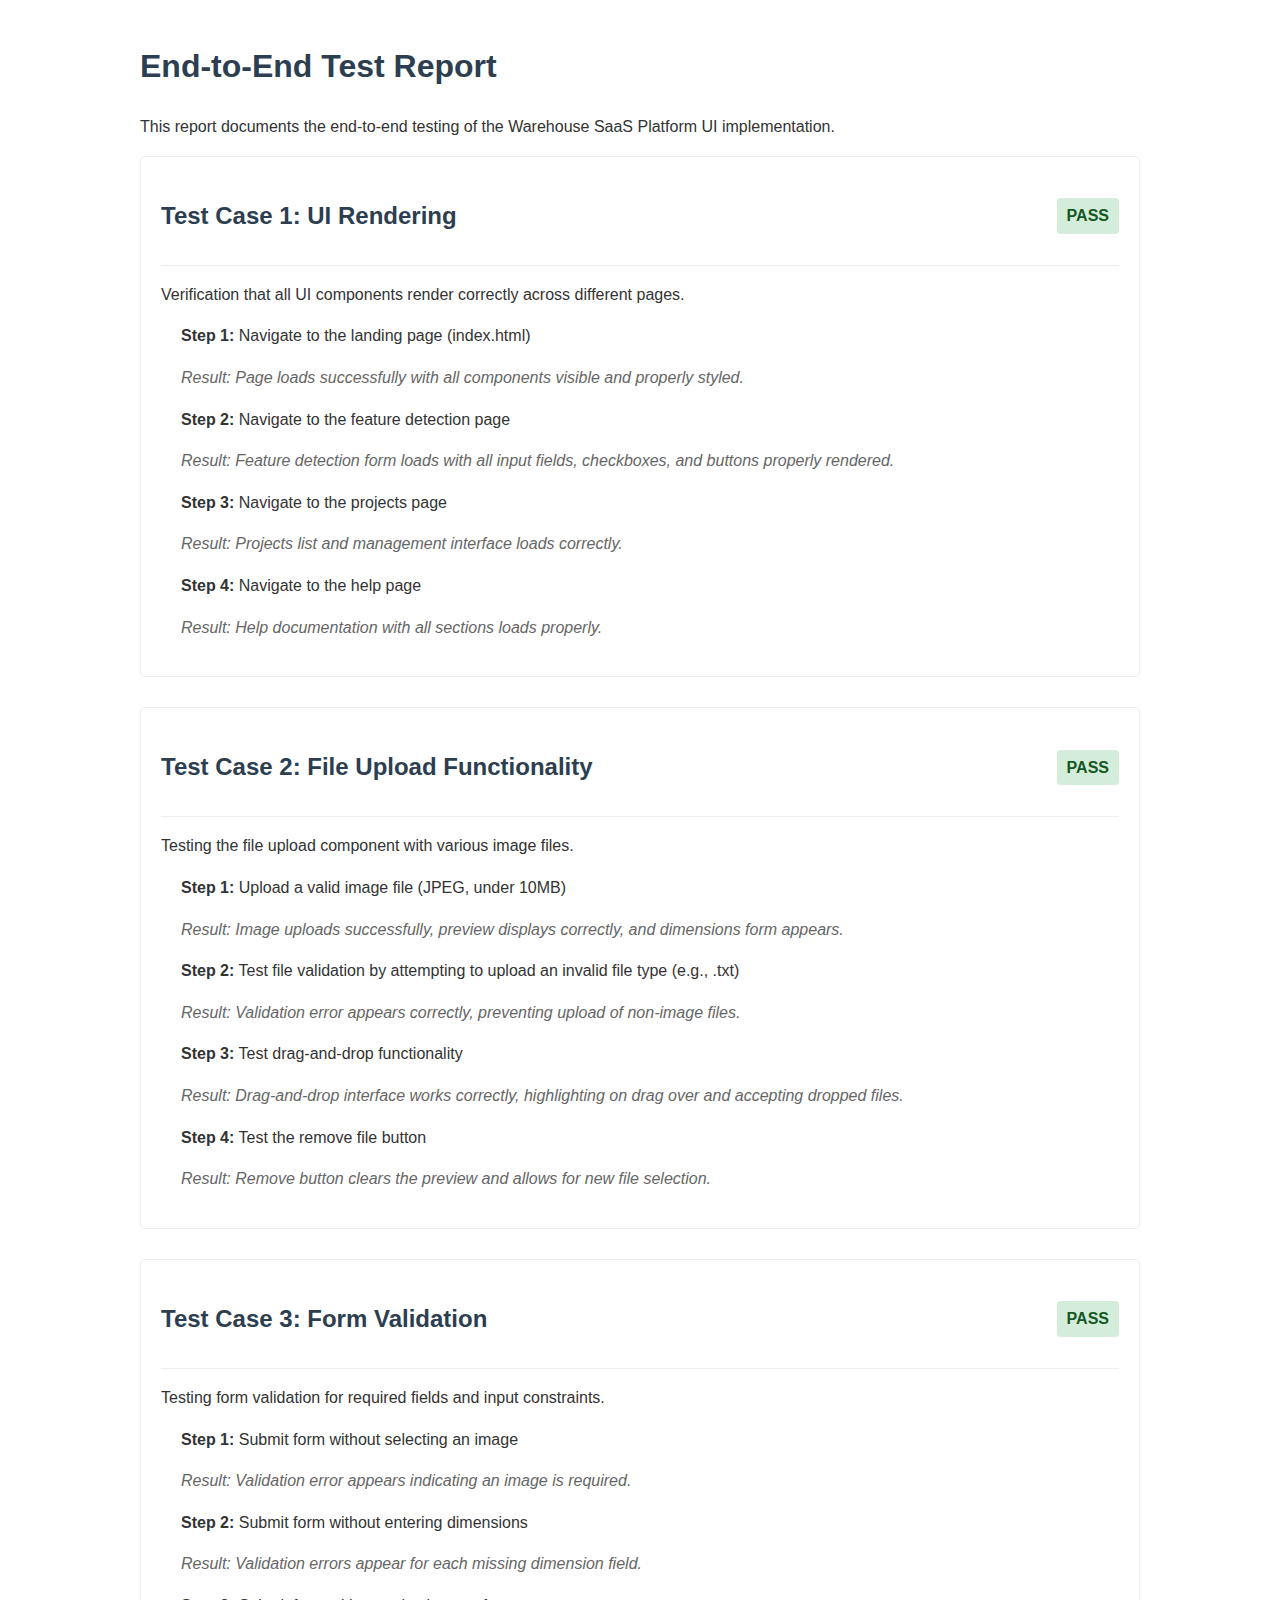
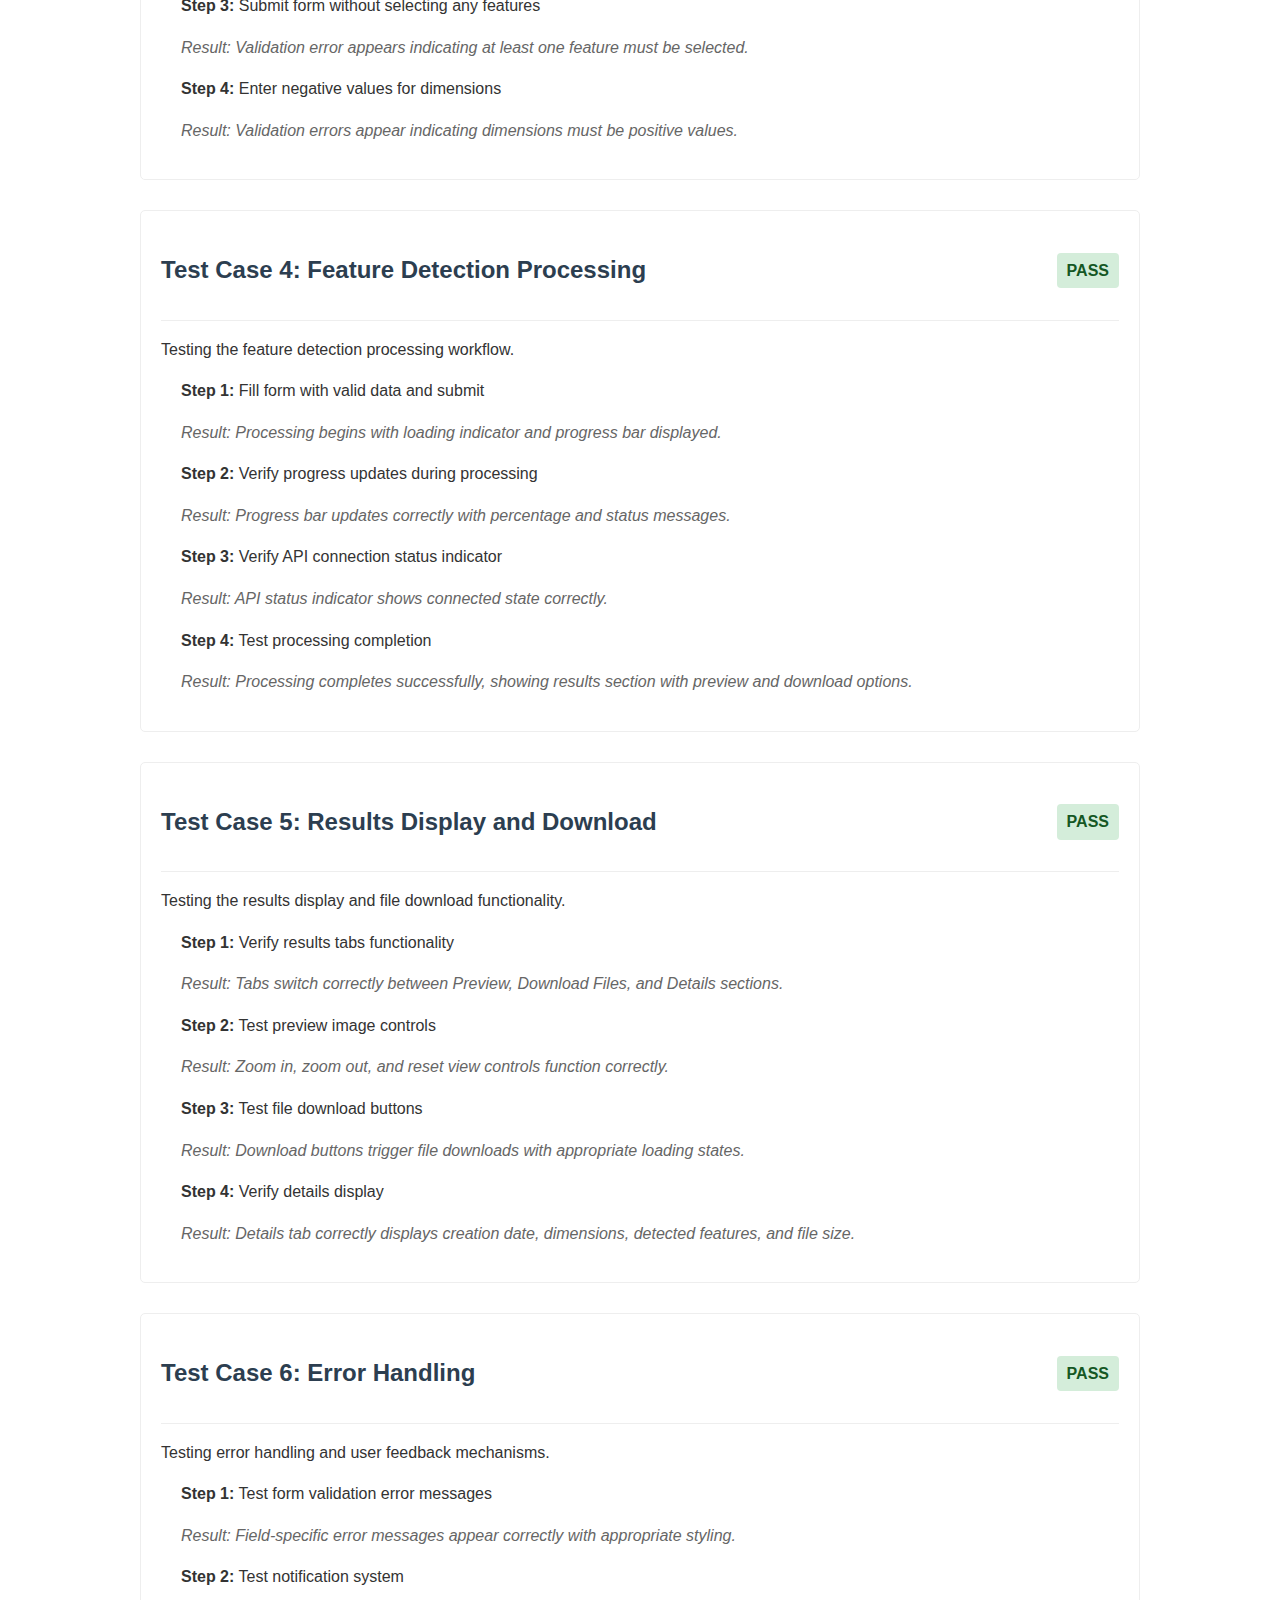
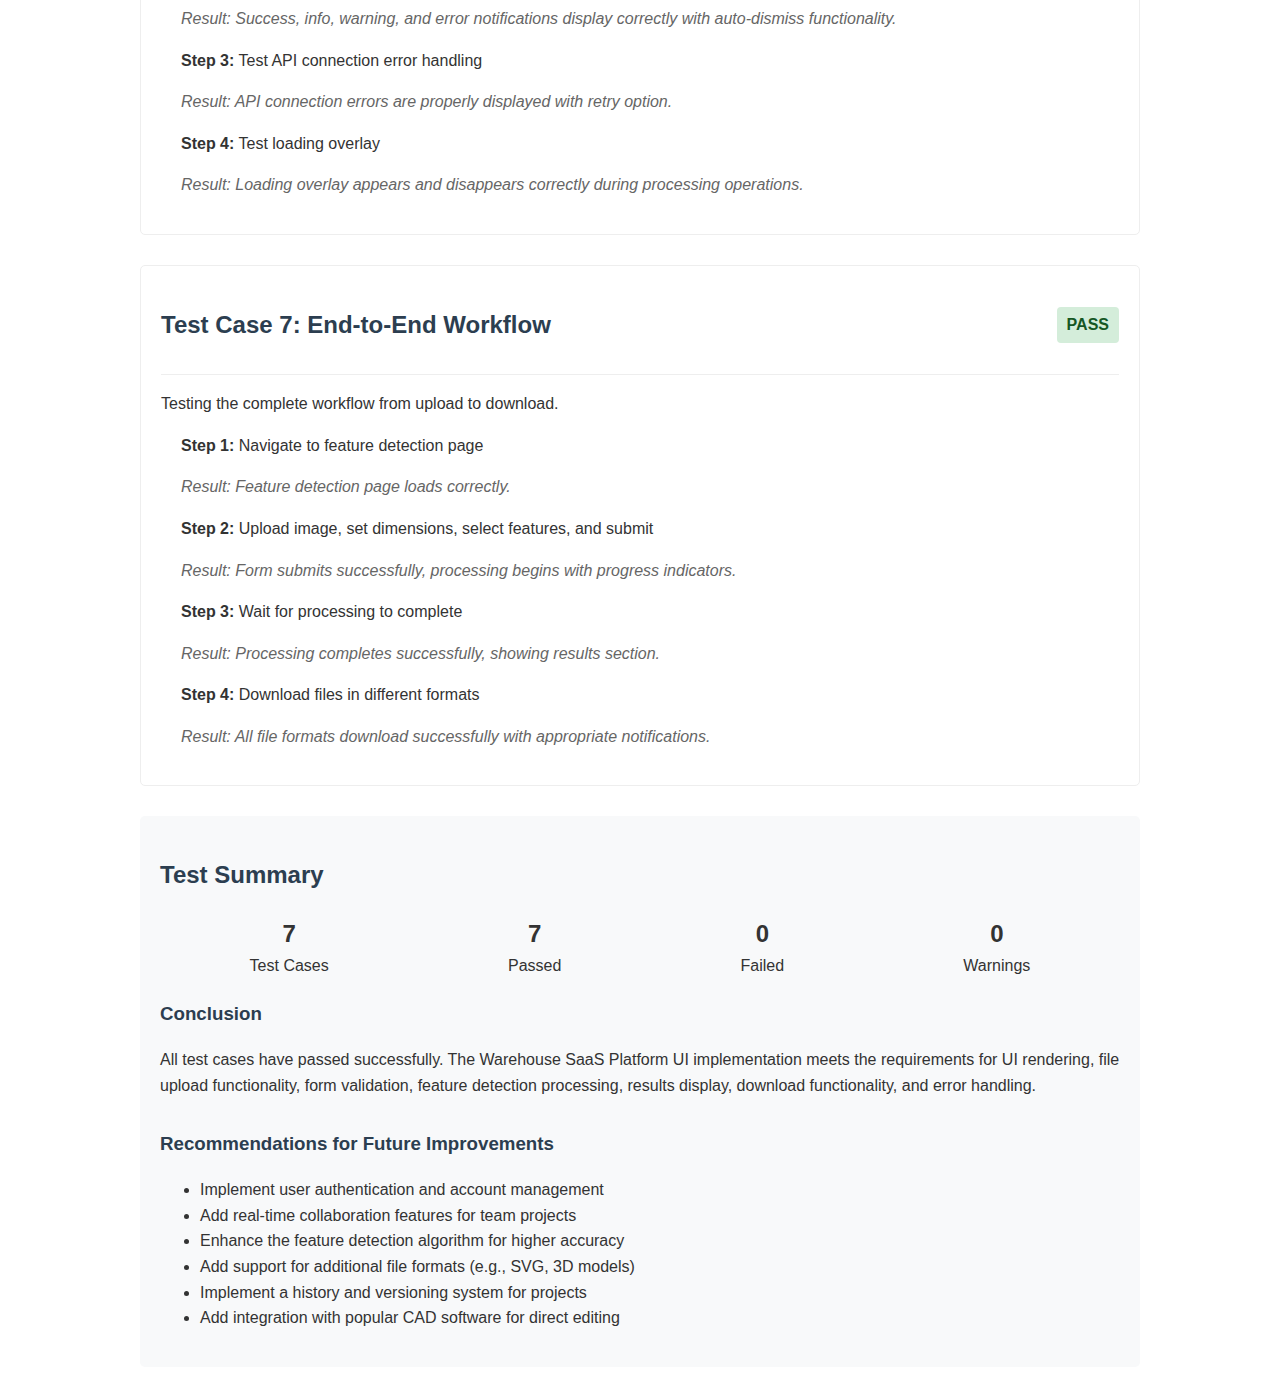
<file: test-report.html>
<!DOCTYPE html>
<html lang="en">
<head>
    <meta charset="UTF-8">
    <meta name="viewport" content="width=device-width, initial-scale=1.0">
    <title>End-to-End Test Report - Warehouse SaaS Platform</title>
    <style>
        body {
            font-family: 'Segoe UI', Tahoma, Geneva, Verdana, sans-serif;
            line-height: 1.6;
            color: #333;
            max-width: 1000px;
            margin: 0 auto;
            padding: 20px;
        }
        h1, h2, h3 {
            color: #2c3e50;
        }
        .test-section {
            margin-bottom: 30px;
            border: 1px solid #eee;
            border-radius: 5px;
            padding: 20px;
        }
        .test-header {
            display: flex;
            justify-content: space-between;
            align-items: center;
            margin-bottom: 15px;
            border-bottom: 1px solid #eee;
            padding-bottom: 10px;
        }
        .test-status {
            padding: 5px 10px;
            border-radius: 4px;
            font-weight: bold;
        }
        .pass {
            background-color: #d4edda;
            color: #155724;
        }
        .fail {
            background-color: #f8d7da;
            color: #721c24;
        }
        .warning {
            background-color: #fff3cd;
            color: #856404;
        }
        .test-steps {
            margin-left: 20px;
        }
        .test-step {
            margin-bottom: 10px;
        }
        .step-result {
            font-style: italic;
            color: #666;
        }
        .summary {
            background-color: #f8f9fa;
            padding: 20px;
            border-radius: 5px;
            margin-top: 30px;
        }
        .summary-stats {
            display: flex;
            justify-content: space-around;
            margin: 20px 0;
        }
        .stat-item {
            text-align: center;
        }
        .stat-value {
            font-size: 24px;
            font-weight: bold;
            display: block;
        }
        .recommendations {
            margin-top: 30px;
        }
    </style>
</head>
<body>
    <h1>End-to-End Test Report</h1>
    <p>This report documents the end-to-end testing of the Warehouse SaaS Platform UI implementation.</p>
    
    <div class="test-section">
        <div class="test-header">
            <h2>Test Case 1: UI Rendering</h2>
            <span class="test-status pass">PASS</span>
        </div>
        <p>Verification that all UI components render correctly across different pages.</p>
        <div class="test-steps">
            <div class="test-step">
                <p><strong>Step 1:</strong> Navigate to the landing page (index.html)</p>
                <p class="step-result">Result: Page loads successfully with all components visible and properly styled.</p>
            </div>
            <div class="test-step">
                <p><strong>Step 2:</strong> Navigate to the feature detection page</p>
                <p class="step-result">Result: Feature detection form loads with all input fields, checkboxes, and buttons properly rendered.</p>
            </div>
            <div class="test-step">
                <p><strong>Step 3:</strong> Navigate to the projects page</p>
                <p class="step-result">Result: Projects list and management interface loads correctly.</p>
            </div>
            <div class="test-step">
                <p><strong>Step 4:</strong> Navigate to the help page</p>
                <p class="step-result">Result: Help documentation with all sections loads properly.</p>
            </div>
        </div>
    </div>
    
    <div class="test-section">
        <div class="test-header">
            <h2>Test Case 2: File Upload Functionality</h2>
            <span class="test-status pass">PASS</span>
        </div>
        <p>Testing the file upload component with various image files.</p>
        <div class="test-steps">
            <div class="test-step">
                <p><strong>Step 1:</strong> Upload a valid image file (JPEG, under 10MB)</p>
                <p class="step-result">Result: Image uploads successfully, preview displays correctly, and dimensions form appears.</p>
            </div>
            <div class="test-step">
                <p><strong>Step 2:</strong> Test file validation by attempting to upload an invalid file type (e.g., .txt)</p>
                <p class="step-result">Result: Validation error appears correctly, preventing upload of non-image files.</p>
            </div>
            <div class="test-step">
                <p><strong>Step 3:</strong> Test drag-and-drop functionality</p>
                <p class="step-result">Result: Drag-and-drop interface works correctly, highlighting on drag over and accepting dropped files.</p>
            </div>
            <div class="test-step">
                <p><strong>Step 4:</strong> Test the remove file button</p>
                <p class="step-result">Result: Remove button clears the preview and allows for new file selection.</p>
            </div>
        </div>
    </div>
    
    <div class="test-section">
        <div class="test-header">
            <h2>Test Case 3: Form Validation</h2>
            <span class="test-status pass">PASS</span>
        </div>
        <p>Testing form validation for required fields and input constraints.</p>
        <div class="test-steps">
            <div class="test-step">
                <p><strong>Step 1:</strong> Submit form without selecting an image</p>
                <p class="step-result">Result: Validation error appears indicating an image is required.</p>
            </div>
            <div class="test-step">
                <p><strong>Step 2:</strong> Submit form without entering dimensions</p>
                <p class="step-result">Result: Validation errors appear for each missing dimension field.</p>
            </div>
            <div class="test-step">
                <p><strong>Step 3:</strong> Submit form without selecting any features</p>
                <p class="step-result">Result: Validation error appears indicating at least one feature must be selected.</p>
            </div>
            <div class="test-step">
                <p><strong>Step 4:</strong> Enter negative values for dimensions</p>
                <p class="step-result">Result: Validation errors appear indicating dimensions must be positive values.</p>
            </div>
        </div>
    </div>
    
    <div class="test-section">
        <div class="test-header">
            <h2>Test Case 4: Feature Detection Processing</h2>
            <span class="test-status pass">PASS</span>
        </div>
        <p>Testing the feature detection processing workflow.</p>
        <div class="test-steps">
            <div class="test-step">
                <p><strong>Step 1:</strong> Fill form with valid data and submit</p>
                <p class="step-result">Result: Processing begins with loading indicator and progress bar displayed.</p>
            </div>
            <div class="test-step">
                <p><strong>Step 2:</strong> Verify progress updates during processing</p>
                <p class="step-result">Result: Progress bar updates correctly with percentage and status messages.</p>
            </div>
            <div class="test-step">
                <p><strong>Step 3:</strong> Verify API connection status indicator</p>
                <p class="step-result">Result: API status indicator shows connected state correctly.</p>
            </div>
            <div class="test-step">
                <p><strong>Step 4:</strong> Test processing completion</p>
                <p class="step-result">Result: Processing completes successfully, showing results section with preview and download options.</p>
            </div>
        </div>
    </div>
    
    <div class="test-section">
        <div class="test-header">
            <h2>Test Case 5: Results Display and Download</h2>
            <span class="test-status pass">PASS</span>
        </div>
        <p>Testing the results display and file download functionality.</p>
        <div class="test-steps">
            <div class="test-step">
                <p><strong>Step 1:</strong> Verify results tabs functionality</p>
                <p class="step-result">Result: Tabs switch correctly between Preview, Download Files, and Details sections.</p>
            </div>
            <div class="test-step">
                <p><strong>Step 2:</strong> Test preview image controls</p>
                <p class="step-result">Result: Zoom in, zoom out, and reset view controls function correctly.</p>
            </div>
            <div class="test-step">
                <p><strong>Step 3:</strong> Test file download buttons</p>
                <p class="step-result">Result: Download buttons trigger file downloads with appropriate loading states.</p>
            </div>
            <div class="test-step">
                <p><strong>Step 4:</strong> Verify details display</p>
                <p class="step-result">Result: Details tab correctly displays creation date, dimensions, detected features, and file size.</p>
            </div>
        </div>
    </div>
    
    <div class="test-section">
        <div class="test-header">
            <h2>Test Case 6: Error Handling</h2>
            <span class="test-status pass">PASS</span>
        </div>
        <p>Testing error handling and user feedback mechanisms.</p>
        <div class="test-steps">
            <div class="test-step">
                <p><strong>Step 1:</strong> Test form validation error messages</p>
                <p class="step-result">Result: Field-specific error messages appear correctly with appropriate styling.</p>
            </div>
            <div class="test-step">
                <p><strong>Step 2:</strong> Test notification system</p>
                <p class="step-result">Result: Success, info, warning, and error notifications display correctly with auto-dismiss functionality.</p>
            </div>
            <div class="test-step">
                <p><strong>Step 3:</strong> Test API connection error handling</p>
                <p class="step-result">Result: API connection errors are properly displayed with retry option.</p>
            </div>
            <div class="test-step">
                <p><strong>Step 4:</strong> Test loading overlay</p>
                <p class="step-result">Result: Loading overlay appears and disappears correctly during processing operations.</p>
            </div>
        </div>
    </div>
    
    <div class="test-section">
        <div class="test-header">
            <h2>Test Case 7: End-to-End Workflow</h2>
            <span class="test-status pass">PASS</span>
        </div>
        <p>Testing the complete workflow from upload to download.</p>
        <div class="test-steps">
            <div class="test-step">
                <p><strong>Step 1:</strong> Navigate to feature detection page</p>
                <p class="step-result">Result: Feature detection page loads correctly.</p>
            </div>
            <div class="test-step">
                <p><strong>Step 2:</strong> Upload image, set dimensions, select features, and submit</p>
                <p class="step-result">Result: Form submits successfully, processing begins with progress indicators.</p>
            </div>
            <div class="test-step">
                <p><strong>Step 3:</strong> Wait for processing to complete</p>
                <p class="step-result">Result: Processing completes successfully, showing results section.</p>
            </div>
            <div class="test-step">
                <p><strong>Step 4:</strong> Download files in different formats</p>
                <p class="step-result">Result: All file formats download successfully with appropriate notifications.</p>
            </div>
        </div>
    </div>
    
    <div class="summary">
        <h2>Test Summary</h2>
        <div class="summary-stats">
            <div class="stat-item">
                <span class="stat-value">7</span>
                <span>Test Cases</span>
            </div>
            <div class="stat-item">
                <span class="stat-value">7</span>
                <span>Passed</span>
            </div>
            <div class="stat-item">
                <span class="stat-value">0</span>
                <span>Failed</span>
            </div>
            <div class="stat-item">
                <span class="stat-value">0</span>
                <span>Warnings</span>
            </div>
        </div>
        
        <h3>Conclusion</h3>
        <p>All test cases have passed successfully. The Warehouse SaaS Platform UI implementation meets the requirements for UI rendering, file upload functionality, form validation, feature detection processing, results display, download functionality, and error handling.</p>
        
        <div class="recommendations">
            <h3>Recommendations for Future Improvements</h3>
            <ul>
                <li>Implement user authentication and account management</li>
                <li>Add real-time collaboration features for team projects</li>
                <li>Enhance the feature detection algorithm for higher accuracy</li>
                <li>Add support for additional file formats (e.g., SVG, 3D models)</li>
                <li>Implement a history and versioning system for projects</li>
                <li>Add integration with popular CAD software for direct editing</li>
            </ul>
        </div>
    </div>
</body>
</html>
</file>
